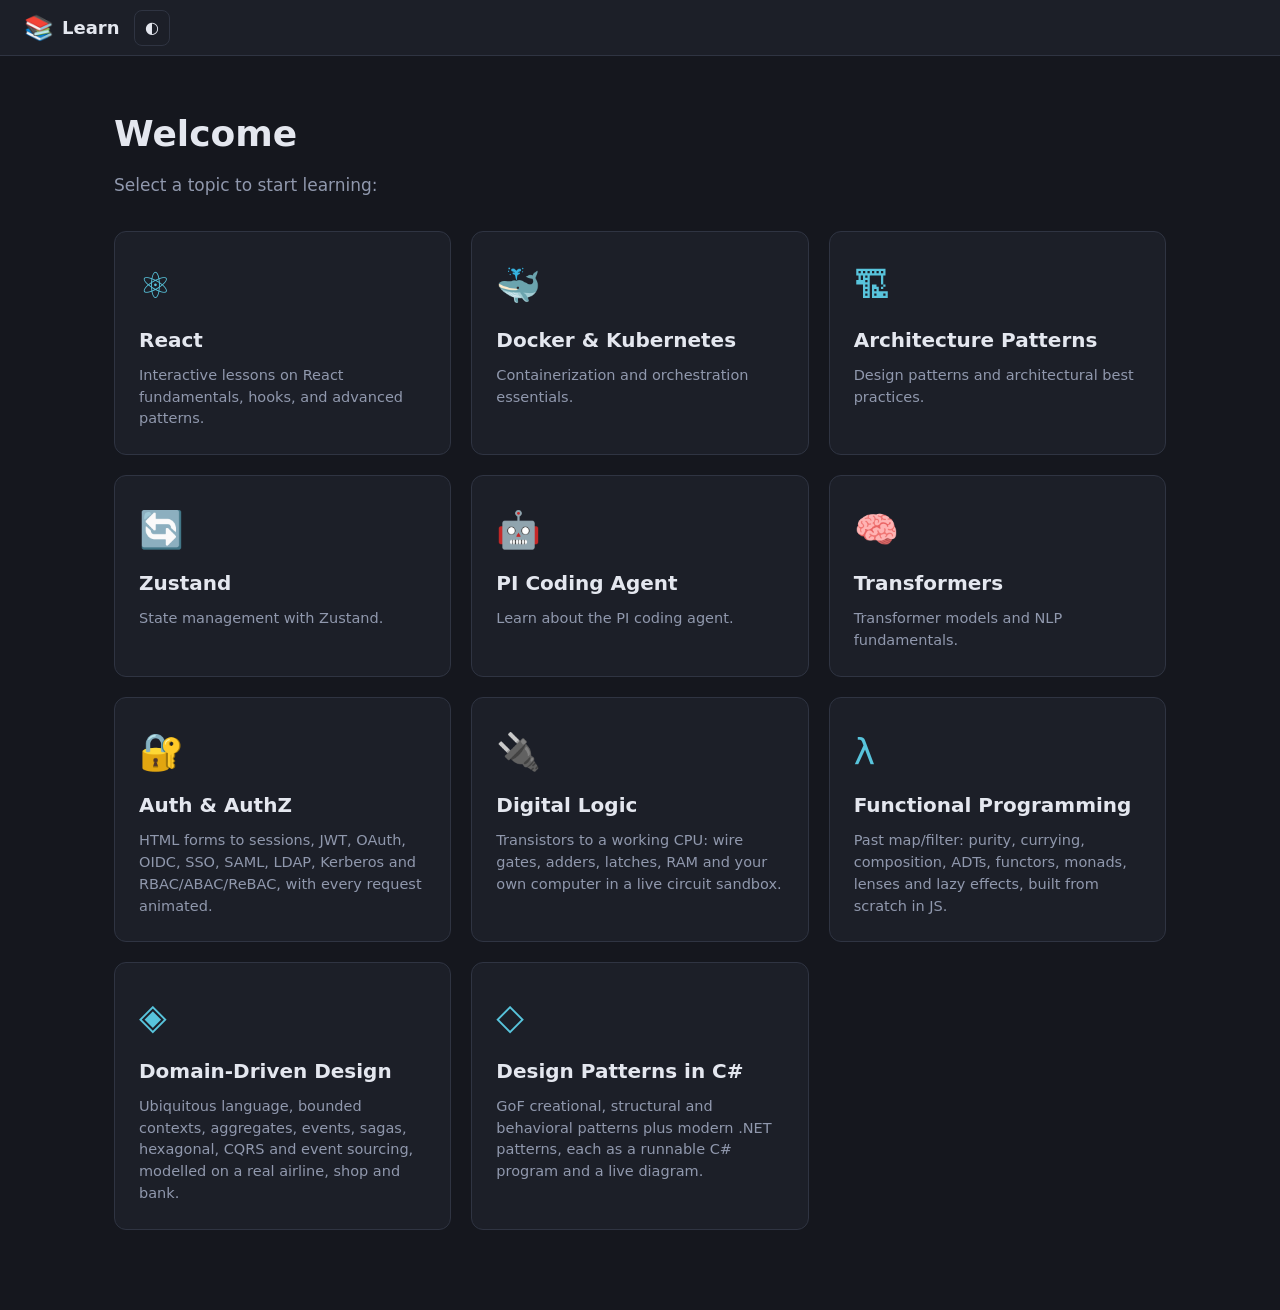
<file: index.html>
<!doctype html>
<html lang="en">
<head>
  <meta charset="utf-8" />
  <meta name="viewport" content="width=device-width, initial-scale=1" />
  <title>Learn — Interactive Lessons</title>
  <link rel="stylesheet" href="styles.css" />
  <script>
    document.documentElement.dataset.theme = localStorage.getItem('lr-theme') || 'dark';
  </script>
</head>
<body>
  <header class="topbar">
    <div class="brand"><span class="logo">📚</span> Learn</div>
    <button id="theme-btn" class="icon-btn" aria-label="Toggle theme">◐</button>
  </header>

  <main class="landing">
    <h1>Welcome</h1>
    <p>Select a topic to start learning:</p>

    <div class="cards">
      <a href="react/" class="card">
        <span class="card-icon">⚛</span>
        <h2>React</h2>
        <p>Interactive lessons on React fundamentals, hooks, and advanced patterns.</p>
      </a>

      <a href="docker-kubernetes/" class="card">
        <span class="card-icon">🐳</span>
        <h2>Docker & Kubernetes</h2>
        <p>Containerization and orchestration essentials.</p>
      </a>

      <a href="architecture-patterns/" class="card">
        <span class="card-icon">🏗</span>
        <h2>Architecture Patterns</h2>
        <p>Design patterns and architectural best practices.</p>
      </a>

      <a href="zustand/" class="card">
        <span class="card-icon">🔄</span>
        <h2>Zustand</h2>
        <p>State management with Zustand.</p>
      </a>

      <a href="pi-coding-agent/" class="card">
        <span class="card-icon">🤖</span>
        <h2>PI Coding Agent</h2>
        <p>Learn about the PI coding agent.</p>
      </a>

      <a href="transformers/" class="card">
        <span class="card-icon">🧠</span>
        <h2>Transformers</h2>
        <p>Transformer models and NLP fundamentals.</p>
      </a>
      <a href="auth/" class="card">
        <span class="card-icon">🔐</span>
        <h2>Auth &amp; AuthZ</h2>
        <p>HTML forms to sessions, JWT, OAuth, OIDC, SSO, SAML, LDAP, Kerberos and RBAC/ABAC/ReBAC, with every request animated.</p>
      </a>
      <a href="digital-logic/" class="card">
        <span class="card-icon">🔌</span>
        <h2>Digital Logic</h2>
        <p>Transistors to a working CPU: wire gates, adders, latches, RAM and your own computer in a live circuit sandbox.</p>
      </a>
      <a href="functional-programming/" class="card">
        <span class="card-icon">λ</span>
        <h2>Functional Programming</h2>
        <p>Past map/filter: purity, currying, composition, ADTs, functors, monads, lenses and lazy effects, built from scratch in JS.</p>
      </a>
      <a href="ddd/" class="card">
        <span class="card-icon">◈</span>
        <h2>Domain-Driven Design</h2>
        <p>Ubiquitous language, bounded contexts, aggregates, events, sagas, hexagonal, CQRS and event sourcing, modelled on a real airline, shop and bank.</p>
      </a>
      <a href="design-patterns/" class="card">
        <span class="card-icon">◇</span>
        <h2>Design Patterns in C#</h2>
        <p>GoF creational, structural and behavioral patterns plus modern .NET patterns, each as a runnable C# program and a live diagram.</p>
      </a>
    </div>
  </main>

  <script src="app.js"></script>
</body>
</html>
</file>
<file: styles.css>
:root {
  --bg: #f7f8fb; --panel: #ffffff; --panel-2: #f0f2f7; --text: #1f2330; --muted: #646b80;
  --border: #dfe2ea; --accent: #087ea4; --accent-2: #0a93bf; --accent-soft: #e3f4fa;
  color-scheme: light;
}
[data-theme='dark'] {
  --bg: #15171e; --panel: #1c1f28; --panel-2: #242834; --text: #e4e7ef; --muted: #9098ad;
  --border: #2f3442; --accent: #58c4dc; --accent-2: #7fd6ea; --accent-soft: #1b3440;
  color-scheme: dark;
}

* { box-sizing: border-box; }
html, body { margin: 0; }
body { font: 16px/1.65 system-ui, -apple-system, 'Segoe UI', Roboto, sans-serif; background: var(--bg); color: var(--text); }
a { color: var(--accent); text-decoration: none; }

/* ---------- top bar ---------- */
.topbar {
  position: sticky; top: 0; z-index: 20; height: 56px; display: flex; align-items: center; gap: 14px;
  padding: 0 24px; background: var(--panel); border-bottom: 1px solid var(--border);
}
.brand { font-weight: 700; font-size: 18px; color: var(--text); display: flex; align-items: center; gap: 8px; }
.logo { color: var(--accent); font-size: 24px; line-height: 1; }
.icon-btn { background: none; border: 1px solid var(--border); color: var(--text); border-radius: 8px; width: 36px; height: 36px; cursor: pointer; font-size: 16px; }
.icon-btn:hover { background: var(--panel-2); }

/* ---------- landing page ---------- */
.landing { max-width: 1100px; margin: 0 auto; padding: 48px 24px 80px; }
.landing h1 { font-size: 36px; margin: 0 0 8px; }
.landing > p { font-size: 17px; color: var(--muted); margin: 0 0 32px; }

.cards { display: grid; grid-template-columns: repeat(auto-fill, minmax(300px, 1fr)); gap: 20px; }
.card {
  display: flex; flex-direction: column; gap: 8px;
  background: var(--panel); border: 1px solid var(--border); border-radius: 12px;
  padding: 24px; transition: transform .15s, box-shadow .15s;
}
.card:hover { transform: translateY(-2px); box-shadow: 0 4px 16px rgba(0,0,0,.08); }
[data-theme='dark'] .card:hover { box-shadow: 0 4px 16px rgba(0,0,0,.2); }
.card-icon { font-size: 36px; }
.card h2 { margin: 0; font-size: 20px; color: var(--text); }
.card p { margin: 0; font-size: 14.5px; color: var(--muted); line-height: 1.5; }

/* ---------- responsive ---------- */
@media (max-width: 600px) {
  .cards { grid-template-columns: 1fr; }
  .landing h1 { font-size: 28px; }
}
</file>
